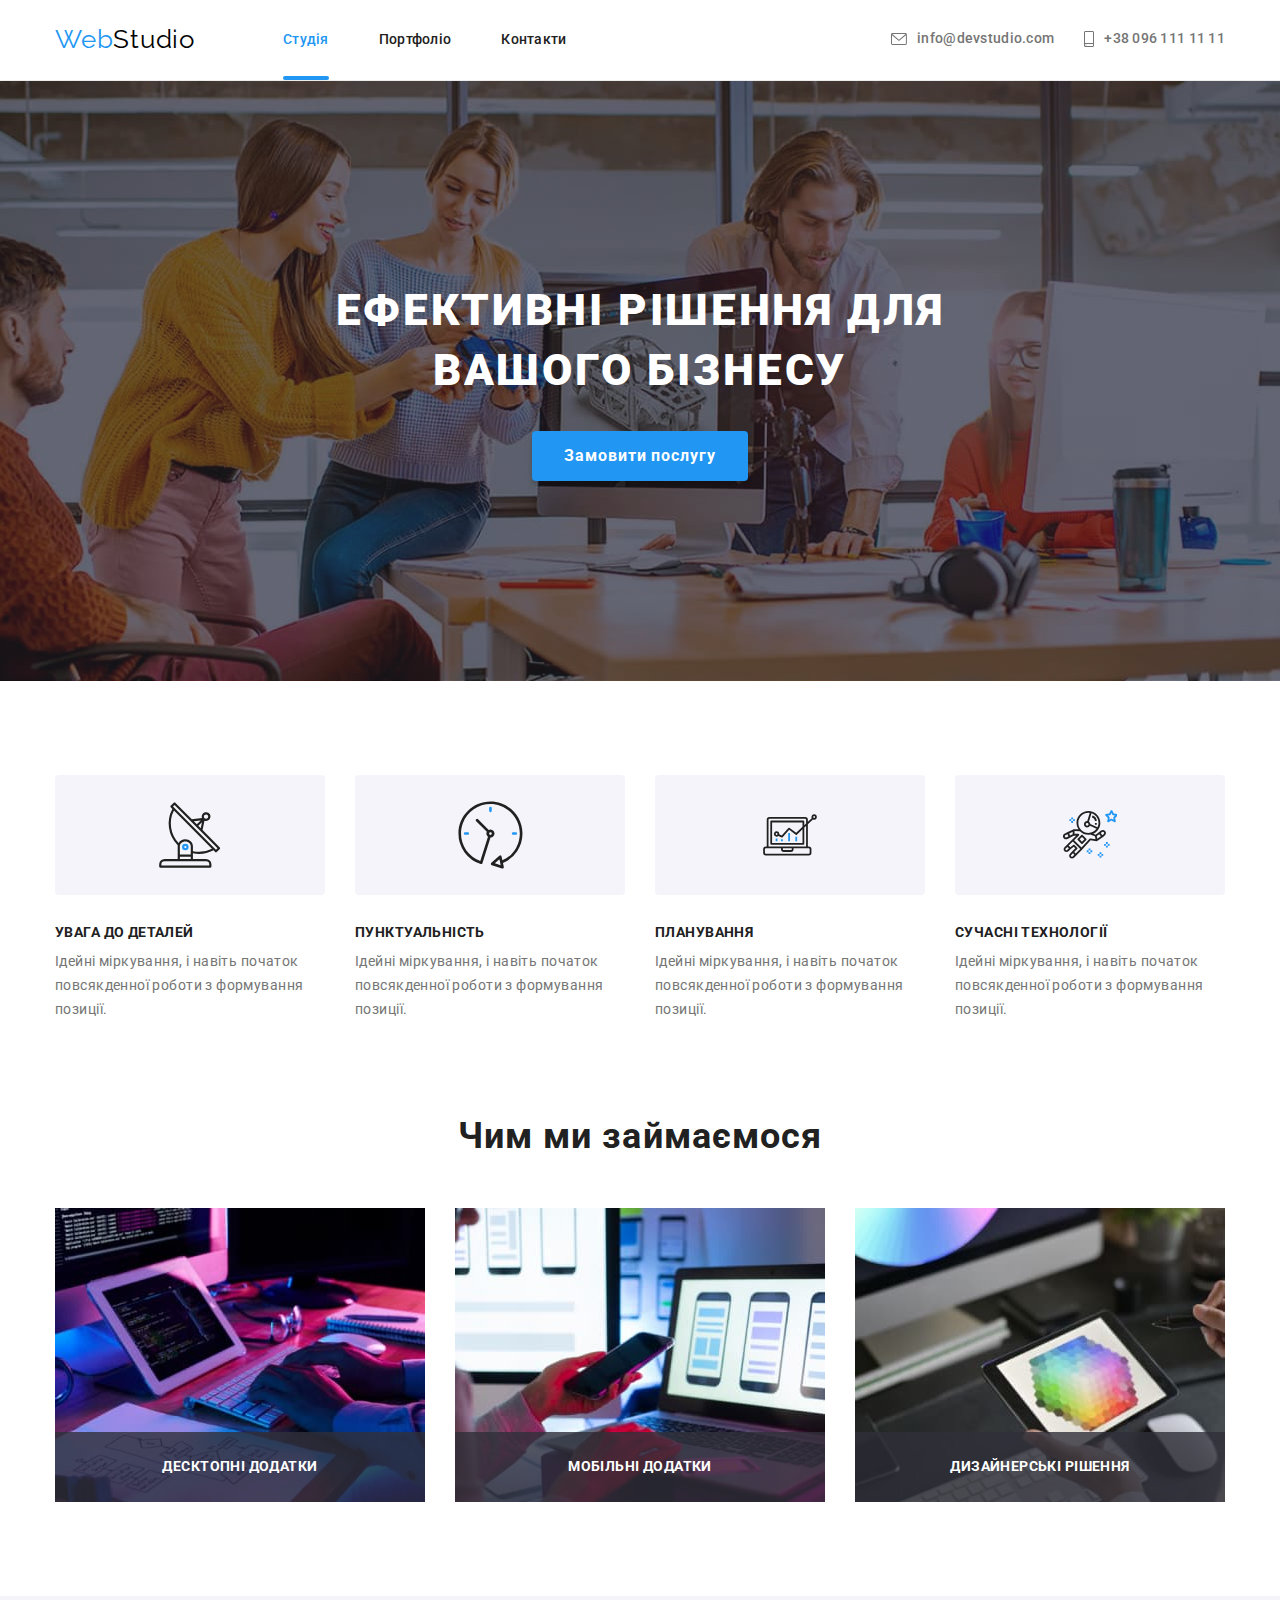
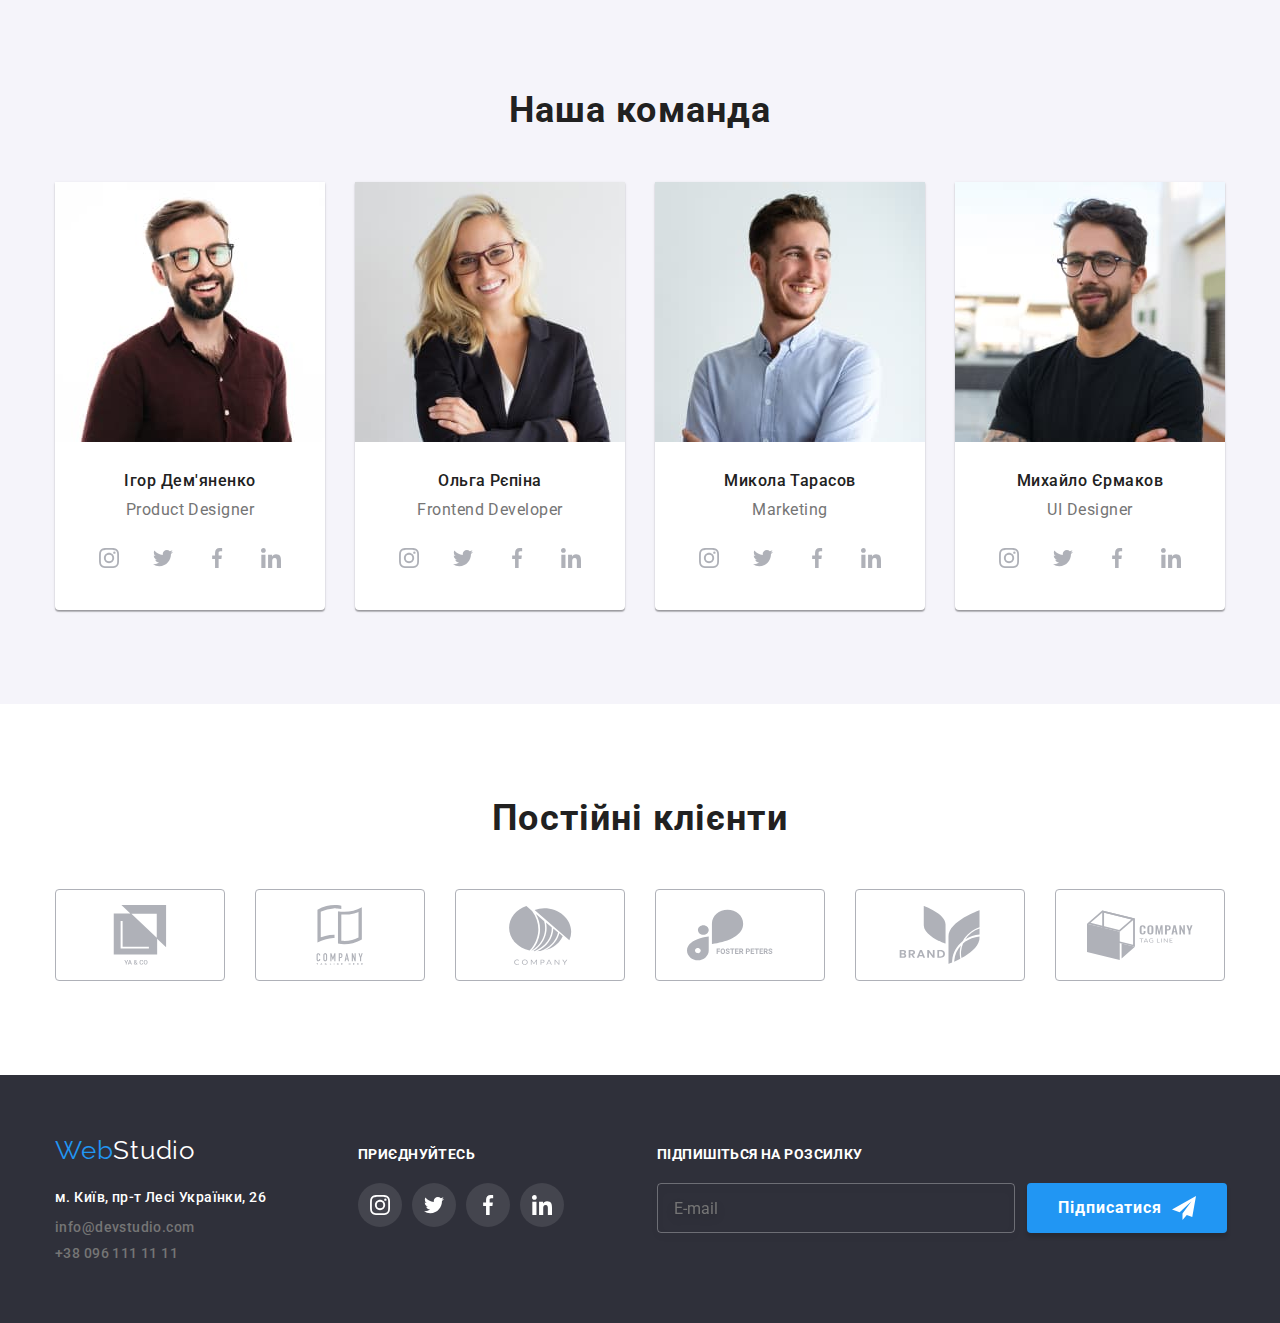
<file: index.html>
<!DOCTYPE html>
<html lang="uk">

<head>
  <meta charset="UTF-8" />
  <meta http-equiv="X-UA-Compatible" content="IE=edge" />
  <meta name="viewport" content="width=device-width, initial-scale=1.0" />
  <title>Головна</title>
  <link rel="preconnect" href="https://fonts.googleapis.com" />
  <link rel="preconnect" href="https://fonts.gstatic.com" crossorigin />
  <link href="https://fonts.googleapis.com/css2?family=Raleway:wght@700&family=Roboto:wght@400;500;700;900&display=swap"
    rel="stylesheet" />
  <link rel="stylesheet"
    href="https://cdnjs.cloudflare.com/ajax/libs/modern-normalize/1.0.0/modern-normalize.min.css" />
  <link rel="stylesheet" href="./css/main.min.css" />
</head>

<body>
  <header class="header">
    <div class="container header__container">
      <nav class="navigation-container">
        <a href="/" class="logo logo__header"><span class="logo__web">Web</span><span
            class="logo__studio">Studio</span></a>
        <ul class="lists page-nav">
          <li class="page-nav__item">
            <a href="./index.html" class="page-nav__link site-link-current">Студія</a>
          </li>
          <li class="page-nav__item">
            <a href="./portfolio.html" class="page-nav__link">Портфоліо</a>
          </li>
          <li class="page-nav__item">
            <a href="#" class="page-nav__link">Контакти</a>
          </li>
        </ul>
      </nav>
      <ul class="lists contacts">
        <li class="contacts__item">
          <a href="mailto:info@devstudio.com" class="contacts__link">
            <svg class="contacts__icon" width="16" height="12" aria-label="Пошта">
              <use href="./images/icons.svg#icon-envelope"></use>
            </svg>
            info@devstudio.com</a>
        </li>
        <li class="contacts__item">
          <a href="tel:+380961111111" class="contacts__link">
            <svg class="contacts__icon" width="10" height="16" aria-label="Телефон">
              <use href="./images/icons.svg#icon-smartphone"></use>
            </svg>
            +38 096 111 11 11</a>
        </li>
      </ul>
      <button type="button" class="mobile-menu-btn" data-menu-open>
        <svg class="mobile-menu-btn__icon" width="40" height="40">
          <use href="./images/icons.svg#icon-burger"></use>
        </svg>
      </button>
    </div>
    <div>
      <div class="mobile-menu" data-menu>
        <div class="container mobile-menu__container">
          <button class="mobile-menu__close-btn" data-menu-close>
            <svg class="mobile-menu__close-icon_button" width="40" height="40">
              <use href="./images/icons.svg#icon-close"></use>
            </svg>
          </button>
          <ul class="lists mobile-menu__list">
            <li class="mobile-menu__item">
              <a href="./index.html" class="mobile-menu__link site-link-current">Студія</a>
            </li>
            <li class="mobile-menu__item">
              <a href="./portfolio.html" class="mobile-menu__link">Портфоліо</a>
            </li>
            <li class="mobile-menu__item">
              <a href="#" class="mobile-menu__link">Контакти</a>
            </li>
          </ul>
          <div>
            <ul class="lists mobile-menu__contact">
              <li class="mobile-menu__contact-phone">
                <a href="tel:+380961111111" class="mobile-menu__contact-phone-link">+38 096 111 11 11</a>
              </li>
              <li>
                <a href="mailto:info@devstudio.com" class="mobile-menu__contact-email">info@devstudio.com</a>
              </li>
            </ul>
            <ul class="lists mobile-menu__social-networks">
              <li class="mobile-menu__social-networks-item">
                <a href="#" class="mobile-menu__social-networks-link">Instagram</a>
              </li>
              <li class="mobile-menu__social-networks-item">
                <a href="#" class="mobile-menu__social-networks-link">Twitter</a>
              </li>
              <li class="mobile-menu__social-networks-item">
                <a href="#" class="mobile-menu__social-networks-link">Facebook</a>
              </li>
              <li class="mobile-menu__social-networks-item">
                <a href="#" class="mobile-menu__social-networks-link">LinkedIn</a>
              </li>
            </ul>
          </div>
        </div>
      </div>
    </div>
  </header>
  <main>
    <section class="hero">
      <div class="container">
        <h1 class="hero__title">Ефективні рішення для вашого бізнесу</h1>
        <button type="button" class="hero__button" data-modal-open>
          Замовити послугу
        </button>
      </div>
    </section>
    <section class="section">
      <div class="container">
        <h2 class="visually-hidden">Наші переваги</h2>
        <ul class="lists features-list">
          <li class="features-list__item">
            <div class="features-list__icon-box">
              <svg width="65.32px" height="70px">
                <use href="./images/icons.svg#icon-antenna"></use>
              </svg>
            </div>
            <h3 class="features-list__title">УВАГА ДО ДЕТАЛЕЙ</h3>
            <p class="features-list__description">
              Ідейні міркування, і навіть початок повсякденної роботи з
              формування позиції.
            </p>
          </li>
          <li class="features-list__item">
            <div class="features-list__icon-box">
              <svg width="66.96px" height="70px">
                <use href="./images/icons.svg#icon-clock"></use>
              </svg>
            </div>
            <h3 class="features-list__title">ПУНКТУАЛЬНІСТЬ</h3>
            <p class="features-list__description">
              Ідейні міркування, і навіть початок повсякденної роботи з
              формування позиції.
            </p>
          </li>
          <li class="features-list__item">
            <div class="features-list__icon-box">
              <svg width="70px" height="53.69px">
                <use href="./images/icons.svg#icon-diagram"></use>
              </svg>
            </div>
            <h3 class="features-list__title">ПЛАНУВАННЯ</h3>
            <p class="features-list__description">
              Ідейні міркування, і навіть початок повсякденної роботи з
              формування позиції.
            </p>
          </li>
          <li class="features-list__item">
            <div class="features-list__icon-box">
              <svg width="54.83px" height="60.66px">
                <use href="./images/icons.svg#icon-astronaut"></use>
              </svg>
            </div>
            <h3 class="features-list__title">СУЧАСНІ ТЕХНОЛОГІЇ</h3>
            <p class="features-list__description">
              Ідейні міркування, і навіть початок повсякденної роботи з
              формування позиції.
            </p>
          </li>
        </ul>
      </div>
    </section>
    <section class="section section__no-padding-top">
      <div class="container">
        <h2 class="section__title">Чим ми займаємося</h2>
        <ul class="lists service-list">
          <li class="service-list__item">
            <picture>
              <source srcset="./images/laptop.jpg 1x, ./images/laptop@2x.jpg 2x" />
              <img src="./images/laptop.jpg" alt="Десктопні додатки" width="370" height="294" />
            </picture>
            <p class="service-list__background-text">Десктопні додатки</p>
          </li>
          <li class="service-list__item">
            <picture>
              <source srcset="./images/mobile.jpg 1x, ./images/mobile@2x.jpg 2x" />
              <img src="./images/mobile.jpg" alt="Мобільні додатки" width="370" height="294" />
            </picture>
            <p class="service-list__background-text">Мобільні додатки</p>
          </li>
          <li class="service-list__item">
            <picture>
              <source srcset="./images/tablet.jpg 1x, ./images/tablet@2x.jpg 2x" />
              <img src="./images/tablet.jpg" alt="Дизайнерські рішення" width="370" height="294" />
            </picture>
            <p class="service-list__background-text">Дизайнерські рішення</p>
          </li>
        </ul>
      </div>
    </section>
    <section class="section section__other-background">
      <div class="container">
        <h2 class="section__title">Наша команда</h2>
        <ul class="lists team-list">
          <li class="team-list__item">
            <picture>
              <source srcset="
                    ./images/igor-mobile.jpg    1x,
                    ./images/igor-mobile@2x.jpg 2x
                  " media="(max-width: 767px)" />
              <source srcset="
                    ./images/igor-tablet.jpg    1x,
                    ./images/igor-tablet@2x.jpg 2x
                  " media="(max-width: 1199px)" />
              <source srcset="
                    ./images/igor-desktop.jpg    1x,
                    ./images/igor-desktop@2x.jpg 2x
                  " media="(min-width: 1200px)" />
              <img src="./images/igor-mobile.jpg" alt="Ігор Дем'яненко" />
            </picture>
            <div class="team-list__description">
              <h3 class="team-list__title">Ігор Дем'яненко</h3>
              <p class="team-list__text">Product Designer</p>
              <ul class="lists social-networks">
                <li class="social-networks__item">
                  <a class="social-networks__links social-networks__item-links" href="#"><svg
                      class="social-networks__icon" width="20px" height="20px">
                      <use href="./images/icons.svg#icon-instagram"></use>
                    </svg>
                  </a>
                </li>
                <li class="social-networks__item">
                  <a class="social-networks__links social-networks__item-links" href="#">
                    <svg class="social-networks__icon" width="20px" height="20px">
                      <use href="./images/icons.svg#icon-twitter"></use>
                    </svg>
                  </a>
                </li>
                <li class="social-networks__item">
                  <a class="social-networks__links social-networks__item-links" href="#">
                    <svg class="social-networks__icon" width="20px" height="20px">
                      <use href="./images/icons.svg#icon-facebook"></use>
                    </svg>
                  </a>
                </li>
                <li class="social-networks__item">
                  <a class="social-networks__links social-networks__item-links" href="#">
                    <svg class="social-networks__icon" width="20px" height="20px">
                      <use href="./images/icons.svg#icon-linkedin"></use>
                    </svg>
                  </a>
                </li>
              </ul>
            </div>
          </li>
          <li class="team-list__item">
            <picture>
              <source srcset="
                    ./images/olga-mobile.jpg    1x,
                    ./images/olga-mobile@2x.jpg 2x
                  " media="(max-width: 767px)" />
              <source srcset="
                    ./images/olga-tablet.jpg    1x,
                    ./images/olga-tablet@2x.jpg 2x
                  " media="(max-width: 1199px)" />
              <source srcset="
                    ./images/olga-desktop.jpg    1x,
                    ./images/olga-desktop@2x.jpg 2x
                  " media="(min-width: 1200px)" />
              <img src="./images/olga-mobile.jpg" alt="Ольга Рєпіна" />
            </picture>
            <div class="team-list__description">
              <h3 class="team-list__title">Ольга Рєпіна</h3>
              <p class="team-list__text">Frontend Developer</p>
              <ul class="lists social-networks">
                <li class="social-networks__item">
                  <a class="social-networks__links social-networks__item-links" href="#"><svg
                      class="social-networks__icon" width="20px" height="20px">
                      <use href="./images/icons.svg#icon-instagram"></use>
                    </svg>
                  </a>
                </li>
                <li class="social-networks__item">
                  <a class="social-networks__links social-networks__item-links" href="#">
                    <svg class="social-networks__icon" width="20px" height="20px">
                      <use href="./images/icons.svg#icon-twitter"></use>
                    </svg>
                  </a>
                </li>
                <li class="social-networks__item">
                  <a class="social-networks__links social-networks__item-links" href="#">
                    <svg class="social-networks__icon" width="20px" height="20px">
                      <use href="./images/icons.svg#icon-facebook"></use>
                    </svg>
                  </a>
                </li>
                <li class="social-networks__item">
                  <a class="social-networks__links social-networks__item-links" href="#">
                    <svg class="social-networks__icon" width="20px" height="20px">
                      <use href="./images/icons.svg#icon-linkedin"></use>
                    </svg>
                  </a>
                </li>
              </ul>
            </div>
          </li>
          <li class="team-list__item">
            <picture>
              <source srcset="
                    ./images/mykola-mobile.jpg    1x,
                    ./images/mykola-mobile@2x.jpg 2x
                  " media="(max-width: 767px)" />
              <source srcset="
                    ./images/mykola-tablet.jpg    1x,
                    ./images/mykola-tablet@2x.jpg 2x
                  " media="(max-width: 1199px)" />
              <source srcset="
                    ./images/mykola-desktop.jpg    1x,
                    ./images/mykola-desktop@2x.jpg 2x
                  " media="(min-width: 1200px)" />
              <img src="./images/mykola-mobile.jpg" alt="Микола Тарасов" />
            </picture>
            <div class="team-list__description">
              <h3 class="team-list__title">Микола Тарасов</h3>
              <p class="team-list__text">Marketing</p>
              <ul class="lists social-networks">
                <li class="social-networks__item">
                  <a class="social-networks__links social-networks__item-links" href="#"><svg
                      class="social-networks__icon" width="20px" height="20px">
                      <use href="./images/icons.svg#icon-instagram"></use>
                    </svg>
                  </a>
                </li>
                <li class="social-networks__item">
                  <a class="social-networks__links social-networks__item-links" href="#">
                    <svg class="social-networks__icon" width="20px" height="20px">
                      <use href="./images/icons.svg#icon-twitter"></use>
                    </svg>
                  </a>
                </li>
                <li class="social-networks__item">
                  <a class="social-networks__links social-networks__item-links" href="#">
                    <svg class="social-networks__icon" width="20px" height="20px">
                      <use href="./images/icons.svg#icon-facebook"></use>
                    </svg>
                  </a>
                </li>
                <li class="social-networks__item">
                  <a class="social-networks__links social-networks__item-links" href="#">
                    <svg class="social-networks__icon" width="20px" height="20px">
                      <use href="./images/icons.svg#icon-linkedin"></use>
                    </svg>
                  </a>
                </li>
              </ul>
            </div>
          </li>
          <li class="team-list__item">
            <picture>
              <source srcset="
                    ./images/mykhailo-mobile.jpg    1x,
                    ./images/mykhailo-mobile@2x.jpg 2x
                  " media="(max-width: 767px)" />
              <source srcset="
                    ./images/mykhailo-tablet.jpg    1x,
                    ./images/mykhailo-tablet@2x.jpg 2x
                  " media="(max-width: 1199px)" />
              <source srcset="
                    ./images/mykhailo-desktop.jpg    1x,
                    ./images/mykhailo-desktop@2x.jpg 2x
                  " media="(min-width: 1200px)" />
              <img src="./images/mykhailo-mobile.jpg" alt="Михайло Єрмаков" />
            </picture>
            <div class="team-list__description">
              <h3 class="team-list__title">Михайло Єрмаков</h3>
              <p class="team-list__text">UI Designer</p>
              <ul class="lists social-networks">
                <li class="social-networks__item">
                  <a class="social-networks__links social-networks__item-links" href="#"><svg
                      class="social-networks__icon" width="20px" height="20px">
                      <use href="./images/icons.svg#icon-instagram"></use>
                    </svg>
                  </a>
                </li>
                <li class="social-networks__item">
                  <a class="social-networks__links social-networks__item-links" href="#">
                    <svg class="social-networks__icon" width="20px" height="20px">
                      <use href="./images/icons.svg#icon-twitter"></use>
                    </svg>
                  </a>
                </li>
                <li class="social-networks__item">
                  <a class="social-networks__links social-networks__item-links" href="#">
                    <svg class="social-networks__icon" width="20px" height="20px">
                      <use href="./images/icons.svg#icon-facebook"></use>
                    </svg>
                  </a>
                </li>
                <li class="social-networks__item">
                  <a class="social-networks__links social-networks__item-links" href="#">
                    <svg class="social-networks__icon" width="20px" height="20px">
                      <use href="./images/icons.svg#icon-linkedin"></use>
                    </svg>
                  </a>
                </li>
              </ul>
            </div>
          </li>
        </ul>
      </div>
    </section>
    <section class="section">
      <div class="container">
        <h2 class="section__title">Постійні клієнти</h2>
        <ul class="lists clients">
          <li class="clients__item">
            <a class="clients__link" href="#"><svg width="106px" height="60px">
                <use href="./images/icons.svg#icon-ya-co"></use>
              </svg>
            </a>
          </li>
          <li class="clients__item">
            <a class="clients__link" href="#"><svg width="106px" height="60px">
                <use href="./images/icons.svg#icon-tagline-here"></use>
              </svg>
            </a>
          </li>
          <li class="clients__item">
            <a class="clients__link" href="#"><svg width="106px" height="60px">
                <use href="./images/icons.svg#icon-company"></use>
              </svg>
            </a>
          </li>
          <li class="clients__item">
            <a class="clients__link" href="#">
              <svg width="106px" height="60px">
                <use href="./images/icons.svg#icon-foster-peters"></use>
              </svg>
            </a>
          </li>
          <li class="clients__item">
            <a class="clients__link" href="#"><svg width="106px" height="60px">
                <use href="./images/icons.svg#icon-brand"></use>
              </svg>
            </a>
          </li>
          <li class="clients__item">
            <a class="clients__link" href="#"><svg width="106px" height="60px">
                <use href="./images/icons.svg#icon-tag-line"></use>
              </svg>
            </a>
          </li>
        </ul>
      </div>
    </section>
  </main>
  <footer class="footer">
    <div class="container footer-container">
      <div class="footer-address-and-social-networks">
        <div class="footer-address-block">
          <a href="/" class="logo logo-footer"><span class="logo__web">Web</span><span
              class="logo__studio-footer">Studio</span></a>
          <address class="address">
            <ul class="lists">
              <li class="address__item">
                <a href="https://goo.gl/maps/oxNiUU3evB4ncJMF8" class="address__link address__contacts">м. Київ, пр-т
                  Лесі Українки, 26</a>
              </li>
              <li class="address__item">
                <a href="mailto:info@devstudio.com" class="address__contacts">info@devstudio.com</a>
              </li>
              <li class="address__item">
                <a href="tel:+380961111111" class="address__contacts">+38 096 111 11 11</a>
              </li>
            </ul>
          </address>
        </div>
        <div class="footer-social-networks">
          <p class="footer__text">приєднуйтесь</p>
          <ul class="lists social-networks">
            <li class="footer-list">
              <a class="social-networks__links footer-list__social-networks" href="#"><svg class="social-networks__icon"
                  width="20px" height="20px">
                  <use href="./images/icons.svg#icon-instagram"></use>
                </svg>
              </a>
            </li>
            <li class="footer-list">
              <a class="social-networks__links footer-list__social-networks" href="#">
                <svg class="social-networks__icon" width="20px" height="20px">
                  <use href="./images/icons.svg#icon-twitter"></use>
                </svg>
              </a>
            </li>
            <li class="footer-list">
              <a class="social-networks__links footer-list__social-networks" href="#">
                <svg class="social-networks__icon" width="20px" height="20px">
                  <use href="./images/icons.svg#icon-facebook"></use>
                </svg>
              </a>
            </li>
            <li class="footer-list">
              <a class="social-networks__links footer-list__social-networks" href="#">
                <svg class="social-networks__icon" width="20px" height="20px">
                  <use href="./images/icons.svg#icon-linkedin"></use>
                </svg>
              </a>
            </li>
          </ul>
        </div>
      </div>
      <div class="footer-newsletter">
        <p class="footer__text">Підпишіться на розсилку</p>
        <form class="newsletter">
          <label>
            <input type="email" class="newsletter__email" placeholder="E-mail" required name="user_email_newsletter" />
          </label>
          <button type="submit" class="newsletter__button">
            Підписатися
            <svg class="newsletter__icon" width="24px" height="24px">
              <use href="./images/icons.svg#icon-send"></use>
            </svg>
          </button>
        </form>
      </div>
    </div>
  </footer>
  <div class="backdrop is-hidden" data-modal>
    <div class="modal">
      <button type="button" class="modal__close-btn" data-modal-close>
        <svg class="modal__close-icon" width="18px" height="18px">
          <use href="./images/icons.svg#icon-close"></use>
        </svg>
      </button>
      <form class="modal-form">
        <b class="modal-form__title">Залиште свої дані, ми вам передзвонимо</b>
        <label class="modal-form__field">
          <span class="modal-form__input-name">Ім'я</span>
          <span class="modal-form__input-wrapper">
            <input type="text" class="modal-form__input modal-form__input-required" required
              pattern="[a-zA-Zа-яА-ЯіІїЇʼҐґєЄ]+" name="user_name" />
            <svg class="modal-form__icon" width="18px" height="18px">
              <use href="./images/icons.svg#icon-person"></use>
            </svg>
          </span>
        </label>
        <label class="modal-form__field">
          <span class="modal-form__input-name">Телефон</span>
          <span class="modal-form__input-wrapper">
            <input type="tel" class="modal-form__input modal-form__input-required" required pattern="[0-9]{10}"
              name="user_phone" />
            <svg class="modal-form__icon" width="18px" height="18px">
              <use href="./images/icons.svg#icon-phone"></use>
            </svg>
          </span>
        </label>
        <label class="modal-form__field">
          <span class="modal-form__input-name">Пошта</span>
          <span class="modal-form__input-wrapper">
            <input type="email" class="modal-form__input modal-form__input-required" required name="user_email" />
            <svg class="modal-form__icon" width="18px" height="18px">
              <use href="./images/icons.svg#icon-email"></use>
            </svg>
          </span>
        </label>
        <label class="modal-form__field-commet">
          <span class="modal-form__input-name">Коментар</span>
          <textarea name="user_message" class="modal-form__message" placeholder="Введіть текст"></textarea>
        </label>
        <label class="modal-form__checkbox-wrapper">
          <input type="checkbox" class="modal-form__checkbox visually-hidden" name="user_policy" required />
          <svg class="modal-form__own-checkbox" width="16px" height="15px">
            <use class="modal-form__own-checkbox-icon" href="./images/icons.svg#icon-check"></use>
          </svg>
          <span class="modal-form__policy">Погоджуюся з розсилкою та приймаю
            <a href="#" class="modal-form__terms">Умови договору</a></span>
        </label>
        <button type="submit" class="modal-form__button">Відправити</button>
      </form>
    </div>
  </div>
  <script src="./js/mobile-menu.js"></script>
  <script src="./js/modal.js"></script>
</body>

</html>
</file>
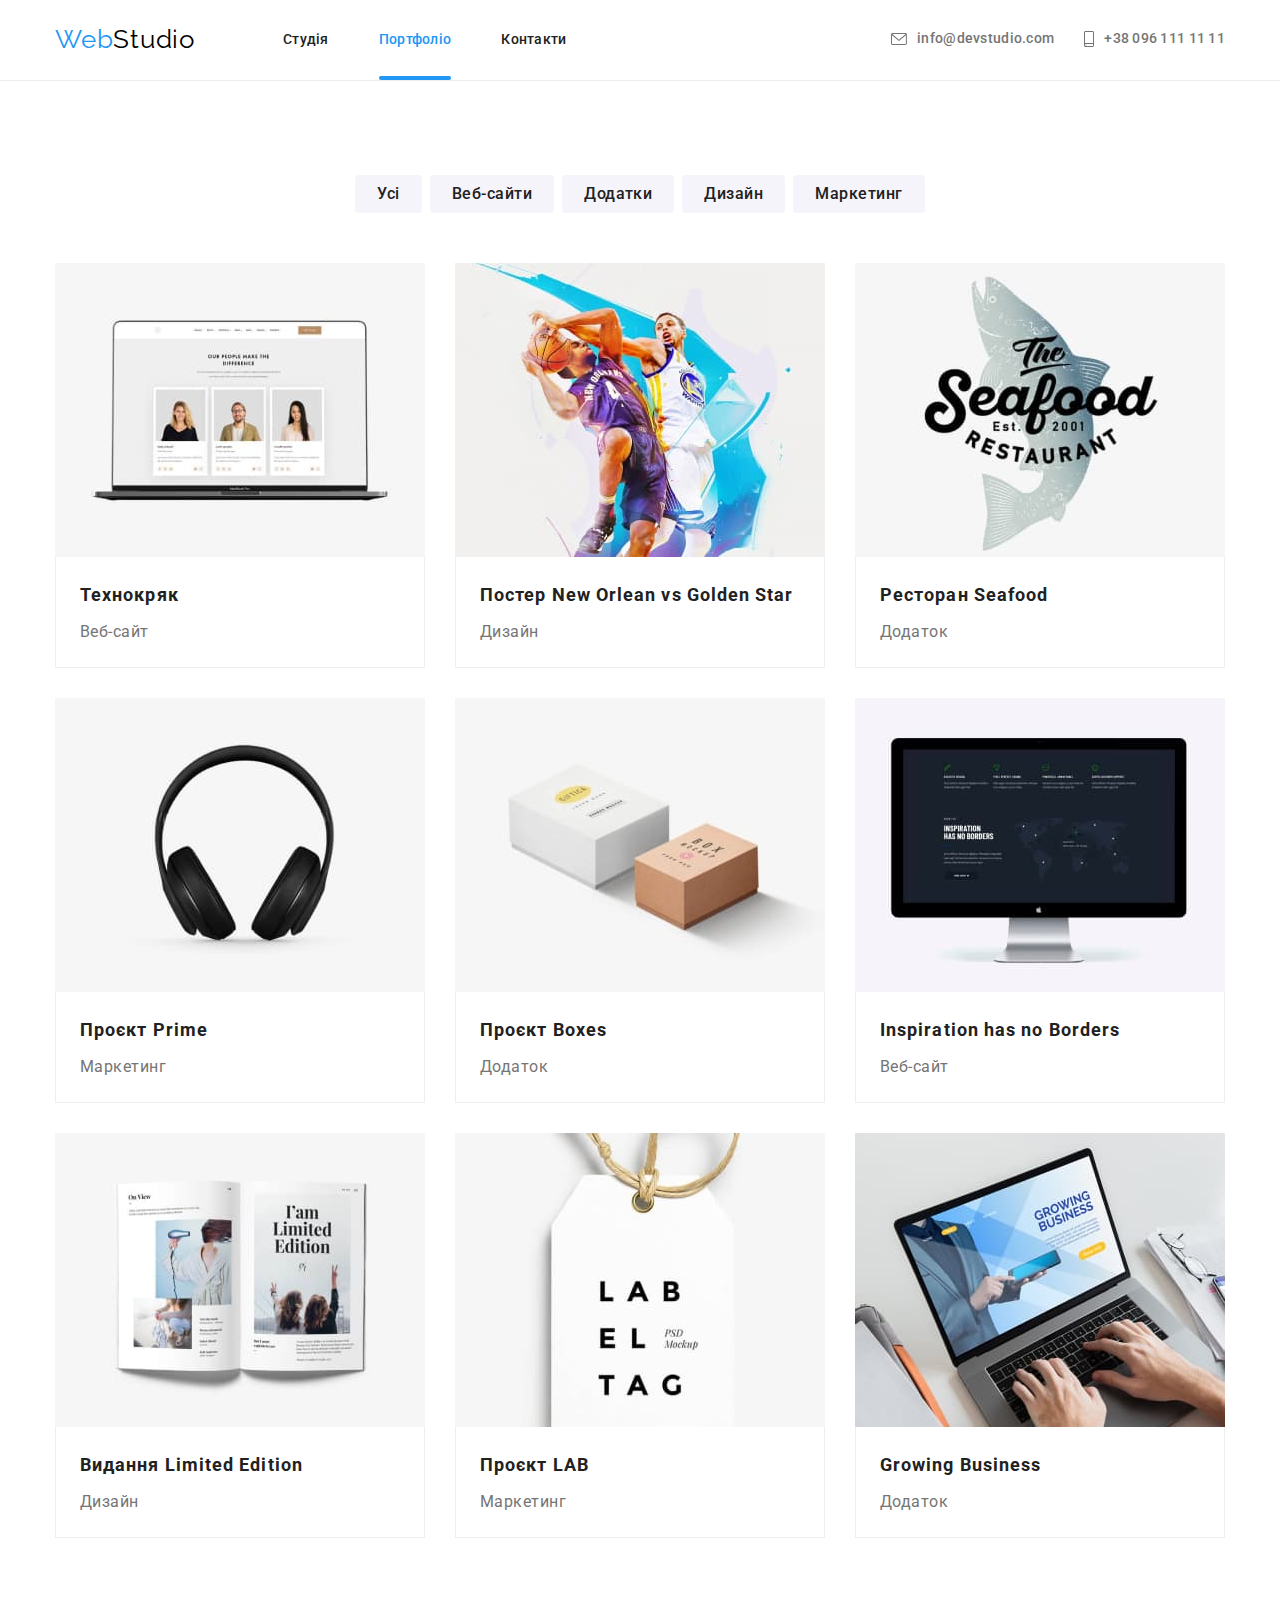
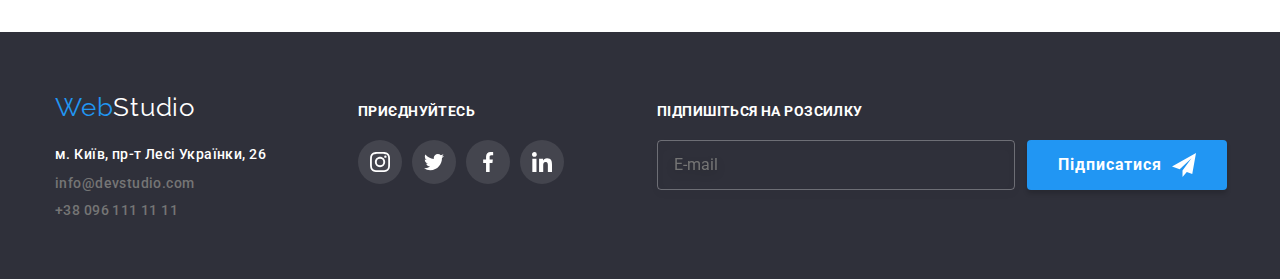
<file: portfolio.html>
<!DOCTYPE html>
<html lang="uk">

<head>
  <meta charset="UTF-8" />
  <meta http-equiv="X-UA-Compatible" content="IE=edge" />
  <meta name="viewport" content="width=device-width, initial-scale=1.0" />
  <title>Портфоліо</title>
  <link rel="preconnect" href="https://fonts.googleapis.com" />
  <link rel="preconnect" href="https://fonts.gstatic.com" crossorigin />
  <link href="https://fonts.googleapis.com/css2?family=Raleway:wght@700&family=Roboto:wght@400;500;700;900&display=swap"
    rel="stylesheet" />
  <link rel="stylesheet"
    href="https://cdnjs.cloudflare.com/ajax/libs/modern-normalize/1.0.0/modern-normalize.min.css" />
  <link rel="stylesheet" href="./css/main.min.css" />
</head>

<body>
  <header class="header">
    <div class="container header__container">
      <nav class="navigation-container">
        <a href="/" class="logo logo__header"><span class="logo__web">Web</span><span
            class="logo__studio">Studio</span></a>
        <ul class="lists page-nav">
          <li class="page-nav__item">
            <a href="./index.html" class="page-nav__link">Студія</a>
          </li>
          <li class="page-nav__item">
            <a href="./portfolio.html" class="page-nav__link site-link-current">Портфоліо</a>
          </li>
          <li class="page-nav__item">
            <a href="#" class="page-nav__link">Контакти</a>
          </li>
        </ul>
      </nav>
      <ul class="lists contacts">
        <li class="contacts__item">
          <a href="mailto:info@devstudio.com" class="contacts__link">
            <svg class="contacts__icon" width="16" height="12" aria-label="Пошта">
              <use href="./images/icons.svg#icon-envelope"></use>
            </svg>
            info@devstudio.com</a>
        </li>
        <li class="contacts__item">
          <a href="tel:+380961111111" class="contacts__link">
            <svg class="contacts__icon" width="10" height="16" aria-label="Телефон">
              <use href="./images/icons.svg#icon-smartphone"></use>
            </svg>
            +38 096 111 11 11</a>
        </li>
      </ul>
      <button type="button" class="mobile-menu-btn" data-menu-open>
        <svg class="mobile-menu-btn__icon" width="40" height="40">
          <use href="./images/icons.svg#icon-burger"></use>
        </svg>
      </button>
    </div>
    <div class="mobile-menu" data-menu>
      <div class="container mobile-menu__container">
        <button class="mobile-menu__close-btn" data-menu-close>
          <svg class="mobile-menu__close-icon_button" width="40" height="40">
            <use href="./images/icons.svg#icon-close"></use>
          </svg>
        </button>
        <ul class="lists mobile-menu__list">
          <li class="mobile-menu__item">
            <a href="./index.html" class="mobile-menu__link">Студія</a>
          </li>
          <li class="mobile-menu__item">
            <a href="./portfolio.html" class="mobile-menu__link site-link-current">Портфоліо</a>
          </li>
          <li class="mobile-menu__item">
            <a href="#" class="mobile-menu__link">Контакти</a>
          </li>
        </ul>
        <div>
          <ul class="lists mobile-menu__contact">
            <li class="mobile-menu__contact-phone">
              <a href="tel:+380961111111" class="mobile-menu__contact-phone-link">+38 096 111 11 11</a>
            </li>
            <li>
              <a href="mailto:info@devstudio.com" class="mobile-menu__contact-email">info@devstudio.com</a>
            </li>
          </ul>
          <ul class="lists mobile-menu__social-networks">
            <li class="mobile-menu__social-networks-item">
              <a href="#" class="mobile-menu__social-networks-link">Instagram</a>
            </li>
            <li class="mobile-menu__social-networks-item">
              <a href="#" class="mobile-menu__social-networks-link">Twitter</a>
            </li>
            <li class="mobile-menu__social-networks-item">
              <a href="#" class="mobile-menu__social-networks-link">Facebook</a>
            </li>
            <li class="mobile-menu__social-networks-item">
              <a href="#" class="mobile-menu__social-networks-link">LinkedIn</a>
            </li>
          </ul>
        </div>
      </div>
    </div>
  </header>
  <main>
    <section class="section">
      <div class="container">
        <h1 class="visually-hidden">Портфоліо</h1>
        <ul class="lists portfolio-filter">
          <li class="portfolio-filter__item">
            <button type="button" class="portfolio-filter__btn">Усі</button>
          </li>
          <li class="portfolio-filter__item">
            <button type="button" class="portfolio-filter__btn">
              Веб-сайти
            </button>
          </li>
          <li class="portfolio-filter__item">
            <button type="button" class="portfolio-filter__btn">
              Додатки
            </button>
          </li>
          <li class="portfolio-filter__item">
            <button type="button" class="portfolio-filter__btn">
              Дизайн
            </button>
          </li>
          <li class="portfolio-filter__item">
            <button type="button" class="portfolio-filter__btn">
              Маркетинг
            </button>
          </li>
        </ul>
        <ul class="lists portfolio-list">
          <li class="portfolio-list__item">
            <a class="portfolio-list__card" href="#">
              <div class="portfolio-list__img-wrapper">
                <picture>
                  <source srcset="
                        ./images/web-mobile.jpg    1x,
                        ./images/web-mobile@2x.jpg 2x
                      " media="(max-width: 767px)" />
                  <source srcset="
                        ./images/web-tablet.jpg    1x,
                        ./images/web-tablet@2x.jpg 2x
                      " media="(max-width: 1199px)" />
                  <source srcset="
                        ./images/web-desktop.jpg    1x,
                        ./images/web-desktop@2x.jpg 2x
                      " media="(min-width: 1200px)" />
                  <img src="./images/web-mobile.jpg" alt="Веб-сайт" />
                </picture>
                <p class="portfolio-list__overlay">
                  Ресурс пропонує комплексні пропозиції з різним рівнем
                  функціоналу та сервісів. Все це дозволить відвідувачу
                  отримати вичерпні відомості про компанію чи приватну особу.
                </p>
              </div>
              <div class="portfolio-list__text-box">
                <h2 class="portfolio-list__name">Технокряк</h2>
                <p class="portfolio-list__description">Веб-сайт</p>
              </div>
            </a>
          </li>
          <li class="portfolio-list__item">
            <a class="portfolio-list__card" href="#">
              <div class="portfolio-list__img-wrapper">
                <picture>
                  <source srcset="
                        ./images/design-mobile.jpg    1x,
                        ./images/design-mobile@2x.jpg 2x
                      " media="(max-width: 767px)" />
                  <source srcset="
                        ./images/design-tablet.jpg    1x,
                        ./images/design-tablet@2x.jpg 2x
                      " media="(max-width: 1199px)" />
                  <source srcset="
                        ./images/design-desktop.jpg    1x,
                        ./images/design-desktop@2x.jpg 2x
                      " media="(min-width: 1200px)" />
                  <img src="./images/design-mobile.jpg" alt="Постер New Orlean vs Golden Star" />
                </picture>
                <p class="portfolio-list__overlay">
                  Ресурс пропонує комплексні пропозиції з різним рівнем
                  функціоналу та сервісів. Все це дозволить відвідувачу
                  отримати вичерпні відомості про компанію чи приватну особу.
                </p>
              </div>
              <div class="portfolio-list__text-box">
                <h2 class="portfolio-list__name">
                  Постер New Orlean vs Golden Star
                </h2>
                <p class="portfolio-list__description">Дизайн</p>
              </div>
            </a>
          </li>
          <li class="portfolio-list__item">
            <a class="portfolio-list__card" href="#">
              <div class="portfolio-list__img-wrapper">
                <picture>
                  <source srcset="
                        ./images/app-mobile.jpg    1x,
                        ./images/app-mobile@2x.jpg 2x
                      " media="(max-width: 767px)" />
                  <source srcset="
                        ./images/app-tablet.jpg    1x,
                        ./images/app-tablet@2x.jpg 2x
                      " media="(max-width: 1199px)" />
                  <source srcset="
                        ./images/app-desktop.jpg    1x,
                        ./images/app-desktop@2x.jpg 2x
                      " media="(min-width: 1200px)" />
                  <img src="./images/app-mobile.jpg" alt="Ресторан Seafood" />
                </picture>
                <p class="portfolio-list__overlay">
                  Ресурс пропонує комплексні пропозиції з різним рівнем
                  функціоналу та сервісів. Все це дозволить відвідувачу
                  отримати вичерпні відомості про компанію чи приватну особу.
                </p>
              </div>
              <div class="portfolio-list__text-box">
                <h2 class="portfolio-list__name">Ресторан Seafood</h2>
                <p class="portfolio-list__description">Додаток</p>
              </div>
            </a>
          </li>
          <li class="portfolio-list__item">
            <a class="portfolio-list__card" href="#">
              <div class="portfolio-list__img-wrapper">
                <picture>
                  <source srcset="
                        ./images/marketing-mobile.jpg    1x,
                        ./images/marketing-mobile@2x.jpg 2x
                      " media="(max-width: 767px)" />
                  <source srcset="
                        ./images/marketing-tablet.jpg    1x,
                        ./images/marketing-tablet@2x.jpg 2x
                      " media="(max-width: 1199px)" />
                  <source srcset="
                        ./images/marketing-desktop.jpg    1x,
                        ./images/marketing-desktop@2x.jpg 2x
                      " media="(min-width: 1200px)" />
                  <img src="./images/marketing-mobile.jpg" alt="Навушники" />
                </picture>
                <p class="portfolio-list__overlay">
                  Ресурс пропонує комплексні пропозиції з різним рівнем
                  функціоналу та сервісів. Все це дозволить відвідувачу
                  отримати вичерпні відомості про компанію чи приватну особу.
                </p>
              </div>
              <div class="portfolio-list__text-box">
                <h2 class="portfolio-list__name">Проєкт Prime</h2>
                <p class="portfolio-list__description">Маркетинг</p>
              </div>
            </a>
          </li>
          <li class="portfolio-list__item">
            <a class="portfolio-list__card" href="#">
              <div class="portfolio-list__img-wrapper">
                <picture>
                  <source srcset="
                        ./images/boxes-mobile.jpg    1x,
                        ./images/boxes-mobile@2x.jpg 2x
                      " media="(max-width: 767px)" />
                  <source srcset="
                        ./images/boxes-tablet.jpg    1x,
                        ./images/boxes-tablet@2x.jpg 2x
                      " media="(max-width: 1199px)" />
                  <source srcset="
                        ./images/boxes-desktop.jpg    1x,
                        ./images/boxes-desktop@2x.jpg 2x
                      " media="(min-width: 1200px)" />
                  <img src="./images/boxes-mobile.jpg" alt="Проєкт Boxes" />
                </picture>
                <p class="portfolio-list__overlay">
                  Ресурс пропонує комплексні пропозиції з різним рівнем
                  функціоналу та сервісів. Все це дозволить відвідувачу
                  отримати вичерпні відомості про компанію чи приватну особу.
                </p>
              </div>
              <div class="portfolio-list__text-box">
                <h2 class="portfolio-list__name">Проєкт Boxes</h2>
                <p class="portfolio-list__description">Додаток</p>
              </div>
            </a>
          </li>
          <li class="portfolio-list__item">
            <a class="portfolio-list__card" href="#">
              <div class="portfolio-list__img-wrapper">
                <picture>
                  <source srcset="
                        ./images/web-site-mobile.jpg    1x,
                        ./images/web-site-mobile@2x.jpg 2x
                      " media="(max-width: 767px)" />
                  <source srcset="
                        ./images/web-site-tablet.jpg    1x,
                        ./images/web-site-tablet@2x.jpg 2x
                      " media="(max-width: 1199px)" />
                  <source srcset="
                        ./images/web-site-desktop.jpg    1x,
                        ./images/web-site-desktop@2x.jpg 2x
                      " media="(min-width: 1200px)" />
                  <img src="./images/web-site-mobile.jpg" alt="Веб-сайт" />
                </picture>
                <p class="portfolio-list__overlay">
                  Ресурс пропонує комплексні пропозиції з різним рівнем
                  функціоналу та сервісів. Все це дозволить відвідувачу
                  отримати вичерпні відомості про компанію чи приватну особу.
                </p>
              </div>
              <div class="portfolio-list__text-box">
                <h2 class="portfolio-list__name">
                  Inspiration has no Borders
                </h2>
                <p class="portfolio-list__description">Веб-сайт</p>
              </div>
            </a>
          </li>
          <li class="portfolio-list__item">
            <a class="portfolio-list__card" href="#">
              <div class="portfolio-list__img-wrapper">
                <picture>
                  <source srcset="
                        ./images/design-limited-mobile.jpg    1x,
                        ./images/design-limited-mobile@2x.jpg 2x
                      " media="(max-width: 767px)" />
                  <source srcset="
                        ./images/design-limited-tablet.jpg    1x,
                        ./images/design-limited-tablet@2x.jpg 2x
                      " media="(max-width: 1199px)" />
                  <source srcset="
                        ./images/design-limited-desktop.jpg    1x,
                        ./images/design-limited-desktop@2x.jpg 2x
                      " media="(min-width: 1200px)" />
                  <img src="./images/design-limited-mobile.jpg" alt="Видання Limited Edition" />
                </picture>
                <p class="portfolio-list__overlay">
                  Ресурс пропонує комплексні пропозиції з різним рівнем
                  функціоналу та сервісів. Все це дозволить відвідувачу
                  отримати вичерпні відомості про компанію чи приватну особу.
                </p>
              </div>
              <div class="portfolio-list__text-box">
                <h2 class="portfolio-list__name">Видання Limited Edition</h2>
                <p class="portfolio-list__description">Дизайн</p>
              </div>
            </a>
          </li>
          <li class="portfolio-list__item">
            <a class="portfolio-list__card" href="#">
              <div class="portfolio-list__img-wrapper">
                <picture>
                  <source srcset="
                        ./images/marketing-lab-mobile.jpg    1x,
                        ./images/marketing-lab-mobile@2x.jpg 2x
                      " media="(max-width: 767px)" />
                  <source srcset="
                        ./images/marketing-lab-tablet.jpg    1x,
                        ./images/marketing-lab-tablet@2x.jpg 2x
                      " media="(max-width: 1199px)" />
                  <source srcset="
                        ./images/marketing-lab-desktop.jpg    1x,
                        ./images/marketing-lab-desktop@2x.jpg 2x
                      " media="(min-width: 1200px)" />
                  <img src="./images/marketing-lab-mobile.jpg" alt="Проєкт LAB" />
                </picture>
                <p class="portfolio-list__overlay">
                  Ресурс пропонує комплексні пропозиції з різним рівнем
                  функціоналу та сервісів. Все це дозволить відвідувачу
                  отримати вичерпні відомості про компанію чи приватну особу.
                </p>
              </div>
              <div class="portfolio-list__text-box">
                <h2 class="portfolio-list__name">Проєкт LAB</h2>
                <p class="portfolio-list__description">Маркетинг</p>
              </div>
            </a>
          </li>
          <li class="portfolio-list__item">
            <a class="portfolio-list__card" href="#">
              <div class="portfolio-list__img-wrapper">
                <picture>
                  <source srcset="
                        ./images/app-business-mobile.jpg    1x,
                        ./images/app-business-mobile@2x.jpg 2x
                      " media="(max-width: 767px)" />
                  <source srcset="
                        ./images/app-business-tablet.jpg    1x,
                        ./images/app-business-tablet@2x.jpg 2x
                      " media="(max-width: 1199px)" />
                  <source srcset="
                        ./images/app-business-desktop.jpg    1x,
                        ./images/app-business-desktop@2x.jpg 2x
                      " media="(min-width: 1200px)" />
                  <img src="./images/app-business-mobile.jpg" alt="Додаток Growing Business" />
                </picture>
                <p class="portfolio-list__overlay">
                  Ресурс пропонує комплексні пропозиції з різним рівнем
                  функціоналу та сервісів. Все це дозволить відвідувачу
                  отримати вичерпні відомості про компанію чи приватну особу.
                </p>
              </div>
              <div class="portfolio-list__text-box">
                <h2 class="portfolio-list__name">Growing Business</h2>
                <p class="portfolio-list__description">Додаток</p>
              </div>
            </a>
          </li>
        </ul>
      </div>
    </section>
  </main>
  <footer class="footer">
    <div class="container footer-container">
      <div class="footer-address-and-social-networks">
        <div class="footer-address-block">
          <a href="/" class="logo logo-footer"><span class="logo__web">Web</span><span
              class="logo__studio-footer">Studio</span></a>
          <address class="address">
            <ul class="lists">
              <li class="address__item">
                <a href="https://goo.gl/maps/oxNiUU3evB4ncJMF8" class="address__link address__contacts">м. Київ, пр-т
                  Лесі Українки, 26</a>
              </li>
              <li class="address__item">
                <a href="mailto:info@devstudio.com" class="address__contacts">info@devstudio.com</a>
              </li>
              <li class="address__item">
                <a href="tel:+380961111111" class="address__contacts">+38 096 111 11 11</a>
              </li>
            </ul>
          </address>
        </div>
        <div class="footer-social-networks">
          <p class="footer__text">приєднуйтесь</p>
          <ul class="lists social-networks">
            <li class="footer-list">
              <a class="social-networks__links footer-list__social-networks" href="#"><svg class="social-networks__icon"
                  width="20px" height="20px">
                  <use href="./images/icons.svg#icon-instagram"></use>
                </svg>
              </a>
            </li>
            <li class="footer-list">
              <a class="social-networks__links footer-list__social-networks" href="#">
                <svg class="social-networks__icon" width="20px" height="20px">
                  <use href="./images/icons.svg#icon-twitter"></use>
                </svg>
              </a>
            </li>
            <li class="footer-list">
              <a class="social-networks__links footer-list__social-networks" href="#">
                <svg class="social-networks__icon" width="20px" height="20px">
                  <use href="./images/icons.svg#icon-facebook"></use>
                </svg>
              </a>
            </li>
            <li class="footer-list">
              <a class="social-networks__links footer-list__social-networks" href="#">
                <svg class="social-networks__icon" width="20px" height="20px">
                  <use href="./images/icons.svg#icon-linkedin"></use>
                </svg>
              </a>
            </li>
          </ul>
        </div>
      </div>
      <div class="footer-newsletter">
        <p class="footer__text">Підпишіться на розсилку</p>
        <form class="newsletter">
          <label>
            <input type="email" class="newsletter__email" placeholder="E-mail" required />
          </label>
          <button type="submit" class="newsletter__button">
            Підписатися
            <svg class="newsletter__icon" width="24px" height="24px">
              <use href="./images/icons.svg#icon-send"></use>
            </svg>
          </button>
        </form>
      </div>
    </div>
  </footer>
  <script src="./js/mobile-menu.js"></script>
</body>

</html>
</file>
<file: css/main.min.css>
:root{--primary-text-color: #212121;--accent-color: #2196f3;--second-text-color: #757575;--background: #2f303a;--filer-and-team: #f5f4fa;--white-color: #ffffff;--icons-color: #afb1b8;--transition-dur-and-func: 250ms cubic-bezier(0.4, 0, 0.2, 1)}.visually-hidden{position:absolute;width:1px;height:1px;margin:-1px;border:0;padding:0;white-space:nowrap;clip-path:inset(100%);clip:rect(0 0 0 0);overflow:hidden}body{font-family:"Roboto",sans-serif;color:var(--primary-text-color);background-color:var(--white-color)}h1,h2,h3,h4,h5,h6,p{margin-top:0;margin-bottom:0}ul{margin-top:0;margin-bottom:0;padding-left:0}img{display:block;max-width:100%;height:auto}.lists{list-style:none}.section{padding-top:60px;padding-bottom:60px}@media screen and (min-width: 1200px){.section{padding-top:94px;padding-bottom:94px}}.section__no-padding-top{display:none}@media screen and (min-width: 1200px){.section__no-padding-top{display:block;padding-top:0px}}.section__other-background{background-color:var(--filer-and-team)}.section__title{font-weight:700;font-size:28px;line-height:1.17;text-align:center;letter-spacing:.03em;margin-bottom:30px}@media screen and (min-width: 1200px){.section__title{margin-bottom:50px;font-size:36px;line-height:1.16}}.container{padding-left:15px;padding-right:15px;margin-right:auto;margin-left:auto}@media screen and (min-width: 480px){.container{width:480px}}@media screen and (min-width: 768px){.container{width:768px}}@media screen and (min-width: 1200px){.container{width:1200px}}.header__container{display:flex;justify-content:space-between;align-items:center}.mobile-menu__container{height:100%;position:relative;display:flex;flex-direction:column;justify-content:space-between;padding:40px 48px}@media screen and (min-width: 1200px){.footer-container{align-items:baseline;display:flex}}.logo{text-decoration:none;font-family:"Raleway",sans-serif;font-size:24px;line-height:1.16;letter-spacing:.03em}@media screen and (min-width: 1200px){.logo{margin-right:93px;font-size:26px;line-height:1.19}}@media screen and (min-width: 768px){.logo__header{margin-right:88px}}.logo__web{color:var(--accent-color)}.logo__studio{color:#000}.logo__studio-footer{color:var(--white-color)}.logo-footer{display:block;text-align:center;margin-bottom:20px}@media screen and (min-width: 1200px){.logo-footer{text-align:left}}.address__contacts,.contacts__link{color:var(--second-text-color);text-decoration:none;font-weight:500;font-size:14px;line-height:1.14;letter-spacing:.02em;transition:color var(--transition-dur-and-func)}.address__contacts:hover,.contacts__link:hover,.address__contacts:focus,.contacts__link:focus,.address__contacts:active,.contacts__link:active{color:var(--accent-color)}@media screen and (min-width: 1200px){.contacts{display:flex;align-items:center;column-gap:30px}}@media screen and (min-width: 768px)and (max-width: 1199px){.contacts__item:not(:last-child){margin-bottom:10px}}.contacts__link{display:flex;align-items:center;column-gap:10px}.contacts__icon{fill:currentColor}.address__contacts{letter-spacing:.03em}.modal-form__button,.newsletter__button,.hero__button{color:var(--white-color);background-color:var(--accent-color);font-weight:700;font-size:16px;line-height:1.87;letter-spacing:.06em;box-shadow:0px 4px 4px rgba(0,0,0,.15);border-radius:4px;border:rgba(0,0,0,0);cursor:pointer}.hero__button{display:block;margin-top:30px;margin-right:auto;margin-left:auto;padding:10px 32px}.newsletter__button{display:flex;justify-content:center;align-items:center;column-gap:10px;width:200px;height:50px;margin-right:auto;margin-left:auto}.modal-form__button{display:block;margin-top:30px;margin-right:auto;margin-left:auto;padding:10px 52px}.modal__close-btn{position:absolute;top:8px;right:8px;display:flex;justify-content:center;align-items:center;width:30px;height:30px;background-color:rgba(0,0,0,0);border:1px solid rgba(0,0,0,.1);border-radius:50%;cursor:pointer}.mobile-menu-btn,.mobile-menu__close-btn{line-height:0;border:none;background-color:rgba(0,0,0,0);padding:0}@media screen and (min-width: 768px){.mobile-menu-btn{display:none}}.mobile-menu__close-btn{position:absolute;top:10px;right:15px;transition:fill var(--transition-dur-and-func);cursor:pointer}.mobile-menu__close-btn:hover,.mobile-menu__close-btn:focus{fill:var(--accent-color)}.mobile-menu{position:fixed;top:0;left:0;z-index:11000;width:100%;height:100%;background-color:var(--white-color);opacity:0;visibility:hidden;pointer-events:none;transition:opacity var(--transition-dur-and-func),visibility var(--transition-dur-and-func)}.mobile-menu.is-open{opacity:1;visibility:visible;pointer-events:auto}.mobile-menu__item:not(:last-child){margin-bottom:32px}.mobile-menu__link{text-decoration:none;color:inherit;font-weight:500;font-size:40px;line-height:1.17;letter-spacing:.02em;transition:color var(--transition-dur-and-func)}.mobile-menu__link:hover,.mobile-menu__link:focus{color:var(--accent-color)}.mobile-menu__contact{margin-bottom:64px}.mobile-menu__contact-phone{margin-bottom:32px}.mobile-menu__contact-phone-link{color:var(--accent-color);font-weight:500;font-size:34px;line-height:1.17;letter-spacing:.02em;text-decoration:none}.mobile-menu__contact-email{color:var(--second-text-color);font-weight:500;font-size:24px;line-height:1.16;letter-spacing:.02em;text-decoration:none}.mobile-menu__social-networks{display:flex;flex-wrap:wrap}.mobile-menu__social-networks-item:not(:last-child){padding-right:10px;border-right:1px solid rgba(33,33,33,.2)}.mobile-menu__social-networks-item:not(:first-child){padding-left:10px}.mobile-menu__social-networks-link{color:var(--accent-color);font-weight:500;font-size:18px;line-height:1.22;letter-spacing:.02em;text-decoration:none}.portfolio-list__name{font-weight:700;font-size:18px;line-height:2;letter-spacing:.06em;margin-bottom:4px}.portfolio-list__description{color:var(--second-text-color);font-size:16px;line-height:1.87;letter-spacing:.03em}.portfolio-list__overlay{position:absolute;width:100%;height:100%;top:0;left:0;overflow:auto;transform:translateY(100%);transition:transform var(--transition-dur-and-func);padding:63px 24px;font-size:18px;line-height:1.55;letter-spacing:.03em;color:var(--white-color);background-color:rgba(33,150,243,.9)}.portfolio-list__card:hover .portfolio-list__overlay,.portfolio-list__card:focus .portfolio-list__overlay{transform:translateY(0%)}.social-networks{display:flex;column-gap:10px;justify-content:center}.social-networks__links{width:100%;height:100%;border-radius:50%;display:flex;justify-content:center;align-items:center}.social-networks__item-links{fill:var(--icons-color);transition:fill var(--transition-dur-and-func),background-color var(--transition-dur-and-func)}.social-networks__item-links:hover,.social-networks__item-links:focus,.social-networks__item-links:active{background-color:var(--accent-color);fill:var(--white-color)}.social-networks__item{width:44px;height:44px}.footer-list__social-networks{fill:var(--white-color);background-color:rgba(255,255,255,.1);transition:background-color var(--transition-dur-and-func)}.footer-list__social-networks:hover,.footer-list__social-networks:focus,.footer-list__social-networks:active{background-color:var(--accent-color)}@media screen and (min-width: 1200px){.newsletter{display:flex;column-gap:12px}}.newsletter__email{width:100%;height:50px;padding:0;padding-left:16px;margin-bottom:20px;color:var(--white-color);background-color:rgba(0,0,0,0);border:1px solid rgba(255,255,255,.3);filter:drop-shadow(0px 4px 4px rgba(0, 0, 0, 0.15));border-radius:4px;cursor:pointer;transition:border var(--transition-dur-and-func)}.newsletter__email:hover,.newsletter__email:focus{border:1px solid #2196f3;outline:none}@media screen and (max-width: 767px){.newsletter__email{width:100%}}@media screen and (min-width: 768px){.newsletter__email{width:450px;display:block;margin-right:auto;margin-left:auto}}@media screen and (min-width: 1200px){.newsletter__email{width:358px}}.newsletter__icon{fill:var(--white-color)}.address{font-style:normal}.address__item{text-align:center}@media screen and (min-width: 1200px){.address__item{text-align:left}}.address__item:not(:last-child){margin-bottom:8px}.address__link{color:var(--white-color);text-decoration:none;font-size:14px;line-height:1.7}.backdrop{position:fixed;top:0;left:0;z-index:999;width:100%;height:100%;background-color:rgba(0,0,0,.2);transition:opacity var(--transition-dur-and-func),visibility var(--transition-dur-and-func)}.backdrop.is-hidden{opacity:0;visibility:hidden;pointer-events:none}@media screen and (max-width: 479px){.backdrop{padding-right:15px;padding-left:15px}}.modal{position:relative;top:50%;left:50%;max-width:450px;transform:translate(-50%, -50%);background-color:var(--white-color);box-shadow:0px 1px 3px rgba(0,0,0,.12),0px 1px 1px rgba(0,0,0,.14),0px 2px 1px rgba(0,0,0,.2);border-radius:4px}@media screen and (min-width: 1200px){.modal{max-width:528px}}.modal-form{display:flex;flex-direction:column;padding:40px}.modal-form__title{margin-bottom:12px;font-weight:700;font-size:20px;line-height:1.5;text-align:center;letter-spacing:.03em}.modal-form__field{margin-bottom:10px}.modal-form__field-commet{margin-bottom:20px}.modal-form__input-name{display:block;margin-bottom:4px;font-size:12px;letter-spacing:.01em;color:var(--second-text-color)}.modal-form__input-wrapper{position:relative;display:block}.modal-form__input{padding-left:42px;width:100%;border:1px solid rgba(33,33,33,.2);border-radius:4px;transition:var(--transition-dur-and-func);cursor:pointer}.modal-form__input:hover,.modal-form__input:focus{border:1px solid var(--accent-color);outline:none}.modal-form__icon{position:absolute;display:block;top:50%;left:12px;transform:translateY(-50%);transition:var(--transition-dur-and-func)}.modal-form__input-required:hover+.modal-form__icon,.modal-form__input-required:focus+.modal-form__icon{fill:var(--accent-color)}.modal-form__input-required{height:40px}.modal-form__message{display:block;width:100%;height:120px;resize:none;padding:12px 16px;font-size:12px;line-height:1.16;letter-spacing:.01em;border:1px solid rgba(33,33,33,.2);border-radius:4px;transition:var(--transition-dur-and-func);cursor:pointer}.modal-form__message:hover,.modal-form__message:focus{border:1px solid var(--accent-color);outline:none}.modal-form__message::placeholder{color:rgba(117,117,117,.5)}.modal-form__checkbox-wrapper{display:flex;justify-content:center;align-items:center;column-gap:8.38px}.modal-form__own-checkbox{border:2px solid var(--primary-text-color);border-radius:2px;cursor:pointer;transition:background-color var(--transition-dur-and-func),border-color var(--transition-dur-and-func)}.modal-form__checkbox:focus+.modal-form__own-checkbox{border:2px solid var(--accent-color)}.modal-form__checkbox:checked+.modal-form__own-checkbox{background-color:var(--accent-color);border-color:var(--accent-color)}.modal-form__checkbox:checked+.modal-form__own-checkbox .modal-form__own-checkbox-icon{display:block}.modal-form__own-checkbox-icon{fill:var(--white-color);display:none}.modal-form__policy{font-size:12px;line-height:1.16;letter-spacing:.03em;color:var(--second-text-color);cursor:pointer}@media screen and (min-width: 1200px){.modal-form__policy{font-size:14px;line-height:1.71}}.modal__close-icon{transition:var(--transition-dur-and-func)}.modal__close-btn:hover .modal__close-icon,.modal__close-btn:focus .modal__close-icon{fill:var(--accent-color)}.modal-form__terms{color:var(--accent-color)}.header{border-bottom:1px solid #ececec;padding-top:10px;padding-bottom:10px}@media screen and (min-width: 768px){.header{padding-top:21px;padding-bottom:21px}}@media screen and (min-width: 1200px){.header{padding-top:24px;padding-bottom:25px}}.navigation-container{display:flex}@media screen and (max-width: 767px){.page-nav,.contacts{display:none}}@media screen and (min-width: 768px){.page-nav{display:flex;align-items:center}}.page-nav__item:not(:last-child){margin-right:50px}.page-nav__link{color:var(--primary-text-color);text-decoration:none;font-weight:500;font-size:14px;line-height:1.14;letter-spacing:.02em;transition:color var(--transition-dur-and-func)}.page-nav__link:hover,.page-nav__link:focus,.page-nav__link:active{color:var(--accent-color)}.site-link-current{color:var(--accent-color);position:relative}@media screen and (min-width: 768px){.site-link-current::after{content:" ";position:absolute;left:0;bottom:-34.5px;display:block;width:100%;height:4px;background-color:var(--accent-color);border-radius:2px}}@media screen and (min-width: 1200px){.site-link-current::after{bottom:-32.5px}}.hero{background:#c4c4c4;background-image:linear-gradient(rgba(47, 48, 58, 0.4), rgba(47, 48, 58, 0.4)),url("../images/hero-mobile.jpg");background-repeat:no-repeat;background-position:center;background-size:cover;padding:118px 0;margin-right:auto;margin-left:auto}@media screen and (min-width: 1200px){.hero{padding:200px 0}}@media screen and (min-device-pixel-ratio: 2)and (max-width: 767px),screen and (min-resolution: 192dpi)and (max-width: 767px),screen and (min-resolution: 2dppx)and (max-width: 767px){.hero{height:400px;background-image:linear-gradient(rgba(47, 48, 58, 0.4), rgba(47, 48, 58, 0.4)),url("../images/hero-mobile@2x.jpg")}}@media screen and (min-width: 768px){.hero{background-image:linear-gradient(rgba(47, 48, 58, 0.4), rgba(47, 48, 58, 0.4)),url("../images/hero-tablet.jpg")}}@media screen and (min-device-pixel-ratio: 2)and (min-width: 768px),screen and (min-resolution: 192dpi)and (min-width: 768px),screen and (min-resolution: 2dppx)and (min-width: 768px){.hero{background-image:linear-gradient(rgba(47, 48, 58, 0.4), rgba(47, 48, 58, 0.4)),url("../images/hero-tablet@2x.jpg")}}@media screen and (min-width: 1200px){.hero{max-width:1600px;background-image:linear-gradient(rgba(47, 48, 58, 0.4), rgba(47, 48, 58, 0.4)),url("../images/hero-desktop.jpg")}}@media screen and (min-device-pixel-ratio: 2)and (min-width: 1200px),screen and (min-resolution: 192dpi)and (min-width: 1200px),screen and (min-resolution: 2dppx)and (min-width: 1200px){.hero{background-image:linear-gradient(rgba(47, 48, 58, 0.4), rgba(47, 48, 58, 0.4)),url("../images/hero-desktop@2x.jpg")}}.hero__title{color:var(--white-color);font-weight:900;font-size:26px;line-height:1.61;text-align:center;letter-spacing:.06em;text-transform:uppercase;max-width:360px;margin-left:auto;margin-right:auto}@media screen and (min-width: 1200px){.hero__title{max-width:696px;font-size:44px;line-height:1.36}}@media screen and (min-width: 768px){.features-list{display:flex;flex-wrap:wrap;gap:30px}}.features-list__title{font-weight:700;font-size:14px;line-height:1.14;letter-spacing:.03em;text-transform:uppercase;margin-bottom:10px}@media screen and (max-width: 767px){.features-list__title{text-align:center}}@media screen and (max-width: 767px){.features-list__item{max-width:450px}}@media screen and (min-width: 768px){.features-list__item{max-width:354px}}@media screen and (min-width: 1200px){.features-list__item{max-width:270px}}@media screen and (max-width: 767px){.features-list__item:not(:last-child){margin-bottom:30px}}.features-list__icon-box{height:120px;background-color:#f5f4fa;border-radius:4px;display:flex;align-items:center;justify-content:center;margin-bottom:30px}.features-list__description{color:var(--second-text-color);font-size:14px;line-height:1.71;letter-spacing:.03em}.service-list{display:flex}.service-list__item{position:relative}.service-list__item:not(:last-child){margin-right:30px}.service-list__background-text{display:flex;justify-content:center;align-items:center;position:absolute;width:370px;height:70px;bottom:0;font-weight:700;font-size:14px;line-height:1.14;letter-spacing:.03em;text-transform:uppercase;color:var(--white-color);background-color:rgba(47,48,58,.8)}@media screen and (min-width: 768px){.team-list{display:flex;flex-wrap:wrap;gap:30px}}.team-list__item{background-color:var(--white-color);box-shadow:0px 1px 3px rgba(0,0,0,.12),0px 1px 1px rgba(0,0,0,.14),0px 2px 1px rgba(0,0,0,.2);border-radius:0px 0px 4px 4px}@media screen and (max-width: 767px){.team-list__item:not(:last-child){margin-bottom:30px}}.team-list__description{padding-top:30px;padding-bottom:30px}.team-list__title{font-weight:500;font-size:16px;line-height:1.18;text-align:center;letter-spacing:.03em;margin-bottom:10px}.team-list__text{color:var(--second-text-color);font-size:16px;line-height:1.18;text-align:center;letter-spacing:.03em;margin-bottom:16px}.clients{display:flex;flex-wrap:wrap;justify-content:center;align-items:center;gap:30px}@media screen and (min-width: 768px){.clients{justify-content:space-between}}@media screen and (min-width: 1200px){.clients{justify-content:center}}.clients__item{width:calc((100% - 30px)/2);height:92px}@media screen and (min-width: 768px){.clients__item{width:226px}}@media screen and (min-width: 1200px){.clients__item{width:170px}}.clients__link{display:flex;justify-content:center;align-items:center;width:100%;height:100%;border:1px solid var(--icons-color);border-radius:4px;fill:var(--icons-color);transition:fill var(--transition-dur-and-func),border var(--transition-dur-and-func)}.clients__link:hover,.clients__link:focus,.clients__link:active{fill:var(--accent-color);border:1px solid var(--accent-color)}.portfolio-filter{display:flex;flex-wrap:wrap;column-gap:8px}@media screen and (max-width: 767px){.portfolio-filter{max-width:326px;flex-wrap:wrap;row-gap:15px;margin-bottom:40px}}@media screen and (min-width: 768px){.portfolio-filter{justify-content:center;align-items:center;margin-bottom:30px}}@media screen and (min-width: 1200px){.portfolio-filter{margin-bottom:50px}}.portfolio-filter__btn{color:inherit;background-color:var(--filer-and-team);border:rgba(0,0,0,0);border-radius:4px;font-weight:500;font-size:16px;line-height:1.62;letter-spacing:.03em;padding:6px 22px;transition:color var(--transition-dur-and-func),background-color var(--transition-dur-and-func),box-shadow var(--transition-dur-and-func)}.portfolio-filter__btn:hover,.portfolio-filter__btn:focus,.portfolio-filter__btn:active{color:var(--white-color);background-color:var(--accent-color);box-shadow:0px 3px 1px rgba(0,0,0,.1),0px 1px 2px rgba(0,0,0,.08),0px 2px 2px rgba(0,0,0,.12);cursor:pointer}.portfolio-list{display:flex;flex-wrap:wrap;gap:30px}@media screen and (max-width: 767px){.portfolio-list__item{width:450px}}@media screen and (min-width: 768px){.portfolio-list__item{width:354px}}@media screen and (min-width: 1200px){.portfolio-list__item{width:370px}}.portfolio-list__card{color:inherit;display:flex;flex-direction:column;width:100%;height:100%;text-decoration:none;transition:box-shadow var(--transition-dur-and-func)}.portfolio-list__card:hover,.portfolio-list__card:focus,.portfolio-list__card:active{box-shadow:0px 1px 1px rgba(0,0,0,.12),0px 4px 4px rgba(0,0,0,.06),1px 4px 6px rgba(0,0,0,.16)}.portfolio-list__img-wrapper{position:relative;overflow:hidden}.portfolio-list__text-box{flex-grow:1;padding:20px 24px;border:1px solid #eee;border-top:none}.portfolio-list__name{font-weight:700;font-size:18px;line-height:2;letter-spacing:.06em;margin-bottom:4px}.footer{background:var(--background);padding-top:60px;padding-bottom:60px}@media screen and (max-width: 767px){.footer-address-and-social-networks{margin-bottom:60px}}@media screen and (min-width: 1200px){.footer-address-and-social-networks{margin-right:93px}}@media screen and (min-width: 768px){.footer-address-and-social-networks{display:flex;align-items:baseline}}@media screen and (min-width: 768px)and (max-width: 1199px){.footer-address-and-social-networks{justify-content:center;column-gap:165px;margin-bottom:60px}}@media screen and (max-width: 768px){.footer-address-block{margin-bottom:70px}}@media screen and (min-width: 1200px){.footer-address-block{margin-right:70px}}.footer__text{font-weight:700;font-size:14px;line-height:1.14;letter-spacing:.03em;text-transform:uppercase;color:var(--white-color);margin-bottom:20px;text-align:center}@media screen and (min-width: 1200px){.footer__text{text-align:left}}.footer-list{width:44px;height:44px}/*# sourceMappingURL=main.min.css.map */
</file>
